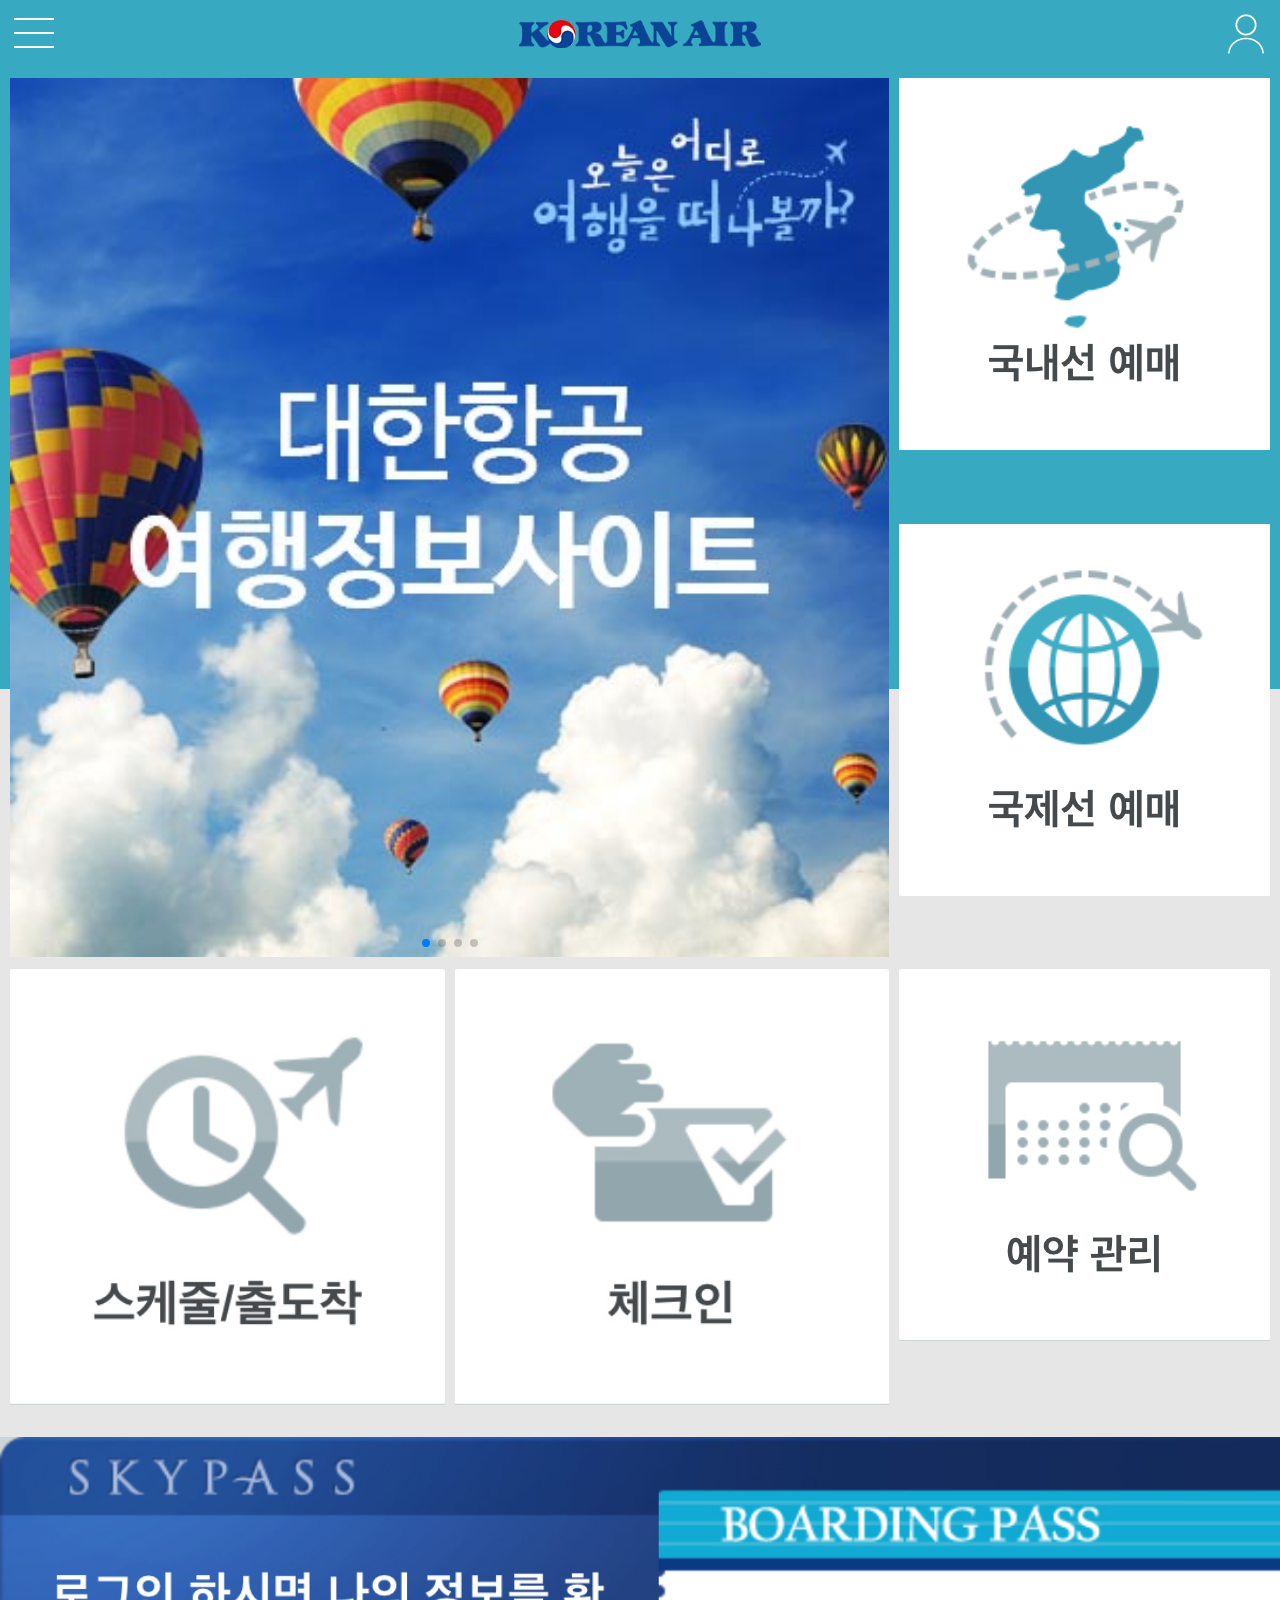
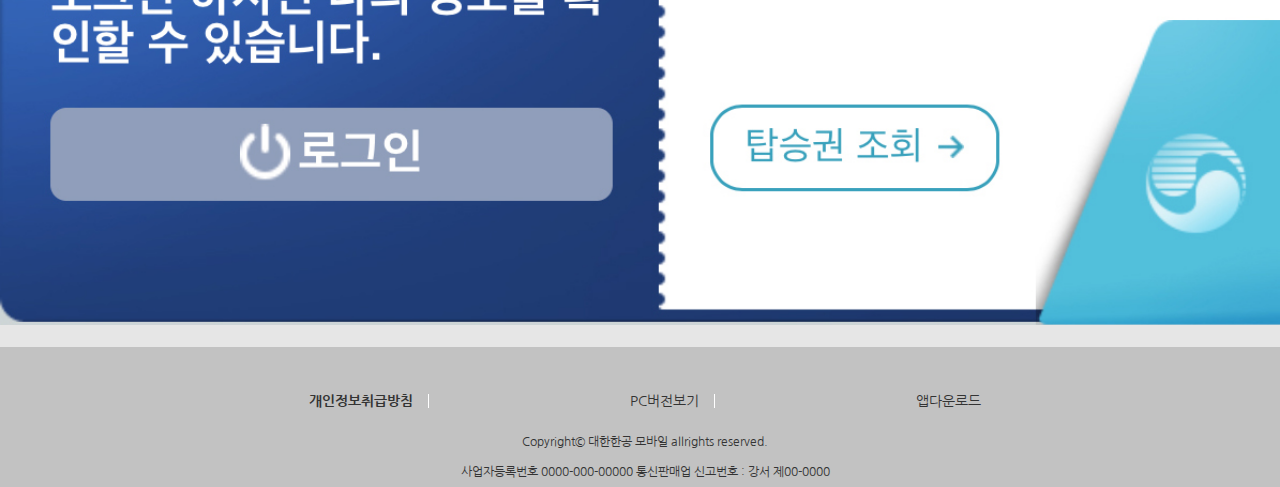
<file: index.html>
<!DOCTYPE html>
<html lang="ko">
<head>
  <meta charset="UTF-8">
  <meta name="viewport" content="width=device-width, initial-scale=1.0">
  <title>대한항공 모바일 웹/앱</title>
  <!-- 폰트어썸 CDN -->
  <link rel="stylesheet" href="https://cdnjs.cloudflare.com/ajax/libs/font-awesome/6.7.2/css/all.min.css">

  <!--구글폰트 -->
  <link rel="preconnect" href="https://fonts.googleapis.com">
  <link rel="preconnect" href="https://fonts.gstatic.com" crossorigin>
  <link href="https://fonts.googleapis.com/css2?family=Nanum+Gothic&family=Noto+Sans+KR:wght@100..900&display=swap" rel="stylesheet">

  <!-- 초기화 -->
  <link rel="stylesheet" href="./css/reset.css" type="text/css">

  <!-- 공통서식 -->
  <link rel="stylesheet" href="./css/common.css" type="text/css">

  <!-- 메인서식 -->
  <link rel="stylesheet" href="./css/main.css" type="text/css">

  <!-- 스와이퍼 슬라이드 서식 -->
  <link rel="stylesheet" href="./css/swiper.css" type="text/css">
</head>
<body>
  <!-- <input type="checkbox" id="toggle"> -->

  <!-- 상단헤더영역 -->
  <header>
    <h1>
      <a href="index.html" title="메인페이지 바로가기">
        <img src="./images/txt_logo.png" alt="대한항공">
      </a>
    </h1>
    
    <img src="./images/toggle.png" alt="전체메뉴" id="t_btn"> 

    <a href="login.html" title="로그인 바로가기"><img src="./images/user1.png" alt="로그인" id="login_btn"></a>
  </header>

  <!-- 2단 내비게이션 -->
  <nav id="navi">
    <i class="fas fa-times"></i>
    <ul class="gnb">
      <li>
        <a href="#" title="">메인메뉴1<i class="fas fa-angle-down"></i></a>
        <ul class="sub">
          <li><a href="#" title="">서브메뉴</a></li>
          <li><a href="#" title="">서브메뉴</a></li>
          <li><a href="#" title="">서브메뉴</a></li>
          <li><a href="#" title="">서브메뉴</a></li>
          <li><a href="#" title="">서브메뉴</a></li>
        </ul>
      </li>
      <li><a href="#" title="">메인메뉴2<i class="fas fa-angle-down"></i></a>
        <ul class="sub">
          <li><a href="#" title="">서브메뉴</a></li>
          <li><a href="#" title="">서브메뉴</a></li>
          <li><a href="#" title="">서브메뉴</a></li>
          <li><a href="#" title="">서브메뉴</a></li>
          <li><a href="#" title="">서브메뉴</a></li>
        </ul>
      </li>
      <li><a href="#" title="">메인메뉴3<i class="fas fa-angle-down"></i></a></li>
      <li><a href="#" title="">메인메뉴4<i class="fas fa-angle-down"></i></a></li>
      <li><a href="#" title="">메인메뉴5<i class="fas fa-angle-down"></i></a></li>
      <li><a href="#" title="">메인메뉴6<i class="fas fa-angle-down"></i></a></li>
    </ul>
  </nav>

  <!-- 메인콘텐츠 영역 -->
  <main>
    <section class="grid">
      <h2 class="d_none">컨텐츠</h2>
      <article class="slide">
        <h3 class="d_none">컨텐츠</h3>
        <div class="swiper mslide">
          <!-- 슬라이드 목록 -->
          <div class="swiper-wrapper">
            <div class="swiper-slide">
              <img src="./images/banner01.jpg" alt="슬라이드1">
            </div>
            <div class="swiper-slide">
              <img src="./images/banner02.jpg" alt="슬라이드2">
            </div>
            <div class="swiper-slide">
              <img src="./images/banner03.jpg" alt="슬라이드3">
            </div>
            <div class="swiper-slide">
              <img src="./images/banner04.jpg" alt="슬라이드4">
            </div>
          </div>
          <!-- 컨트롤 버튼 -->
          <div class="swiper-pagination"></div>
        </div>
      </article>
      <article class="item1">
        <h3 class="d_none">컨텐츠</h3>
        <a href="#" title="국내선 예매">
          <img src="./images/m_img01.jpg" alt="국내선 예매">
        </a>
      </article>
      <article class="item2">
        <h3 class="d_none">컨텐츠</h3>
        <a href="#" title="국제선 예매">
          <img src="./images/m_img02.jpg" alt="국제선 예매">
        </a>
      </article>
      <article class="item3">
        <h3 class="d_none">컨텐츠</h3>
        <a href="#" title="스케줄 도착">
          <img src="./images/m_img05.jpg" alt="스케줄 도착">
        </a>
      </article>
      <article class="item4">
        <h3 class="d_none">컨텐츠</h3>
        <a href="#" title="체크인">
          <img src="./images/m_img04.jpg" alt="체크인">
        </a>
      </article>
      <article class="item5">
        <h3 class="d_none">컨텐츠</h3>
        <a href="#" title="예약관리">
          <img src="./images/m_img03.jpg" alt="예약관리">
        </a>
      </article>
    </section>

    <article class="skypass">
      <h3 class="d_none">컨텐츠</h3>
      <a href="#" title="스카이패스">
        <img src="./images/skypass.jpg" alt="스카이패스">
      </a>
    </article>
  </main>

  <!-- 푸터영역 -->
  <footer>
    <nav>
      <ul>
        <li><a href="#" title="개인정보취급방침">개인정보취급방침</a></li>
        <li><a href="#" title="PC버전보기">PC버전보기</a></li>
        <li><a href="#" title="앱다운로드">앱다운로드</a></li>
      </ul>
    </nav>

    <p>Copyright&copy; 대한한공 모바일 allrights reserved.</p>
    <address>
      사업자등록번호 0000-000-00000 통신판매업 신고번호 : 강서 제00-0000
    </address>
  </footer>

  <!-- 스와이퍼 슬라이드 스크립트 -->
  <script src="./script/swiper.js"></script>

  <script>
    //1. 버튼 변수 선언
    const t_btn = document.getElementById('t_btn'); //토글버튼 변수
    const c_btn = document.querySelector('.fa-times'); //닫기버튼 변수
    const navi = document.getElementById('navi'); //내비게이션 
    const mnu = document.querySelectorAll('.gnb > li > a'); //메인메뉴 변수

    //2. 각각 버튼 클릭시 이벤트 동작하기 
    t_btn.addEventListener('click', function(){
      //window.alert('전체버튼 클릭!!!');
      navi.style.left='0px';
    });

    c_btn.addEventListener('click', function(){
      //window.alert('닫기버튼 클릭');
      navi.style.left='-100%';
    });

    //메인메뉴는 하나가 아닌 여러개의 a태그요소이기 때문에 반복문을 통해 이벤트를 각각 실행해야 함
    mnu.forEach(function(item){
      item.addEventListener('click',function(event){
        //window.alert('클릭');
        const sub = item.nextElementSibling; //서브변수
        if(sub && sub.classList.contains('sub')){ //만약에 sub에 클래스 이름 act가 존재한다면
          event.preventDefault(); // a태그요소는 클릭시 새로고침 기능이 있기때문에 새로고침이 안되도록 하는 이벤트 객체와 메소드(preventDefault)를 사용하여 방지한다.
          sub.classList.toggle('act'); //클래스 act 를 제거하거나 삽입한다.
          
          const icon = item.querySelector('.fa-angle-down'); //화살표 아이콘 변수
          if(icon){ //화살표 아이콘 있는 경우
            icon.classList.toggle('rotate'); // rotate서식을 적용하거나 제거한다.
          }
        }
    });
    });

    /* 메인슬라이드 스크립트 */
    var swiper = new Swiper('.mslide',{
      spaceBetween:0,
      centerSlide:true,
      autoplay:{
        delay:3000,
        disableOnInteraction:false
      },
      pagination:{
        el:'.swiper-pagination',
        clickable:true
      }
    });



  </script>
</body>
</html>
</file>
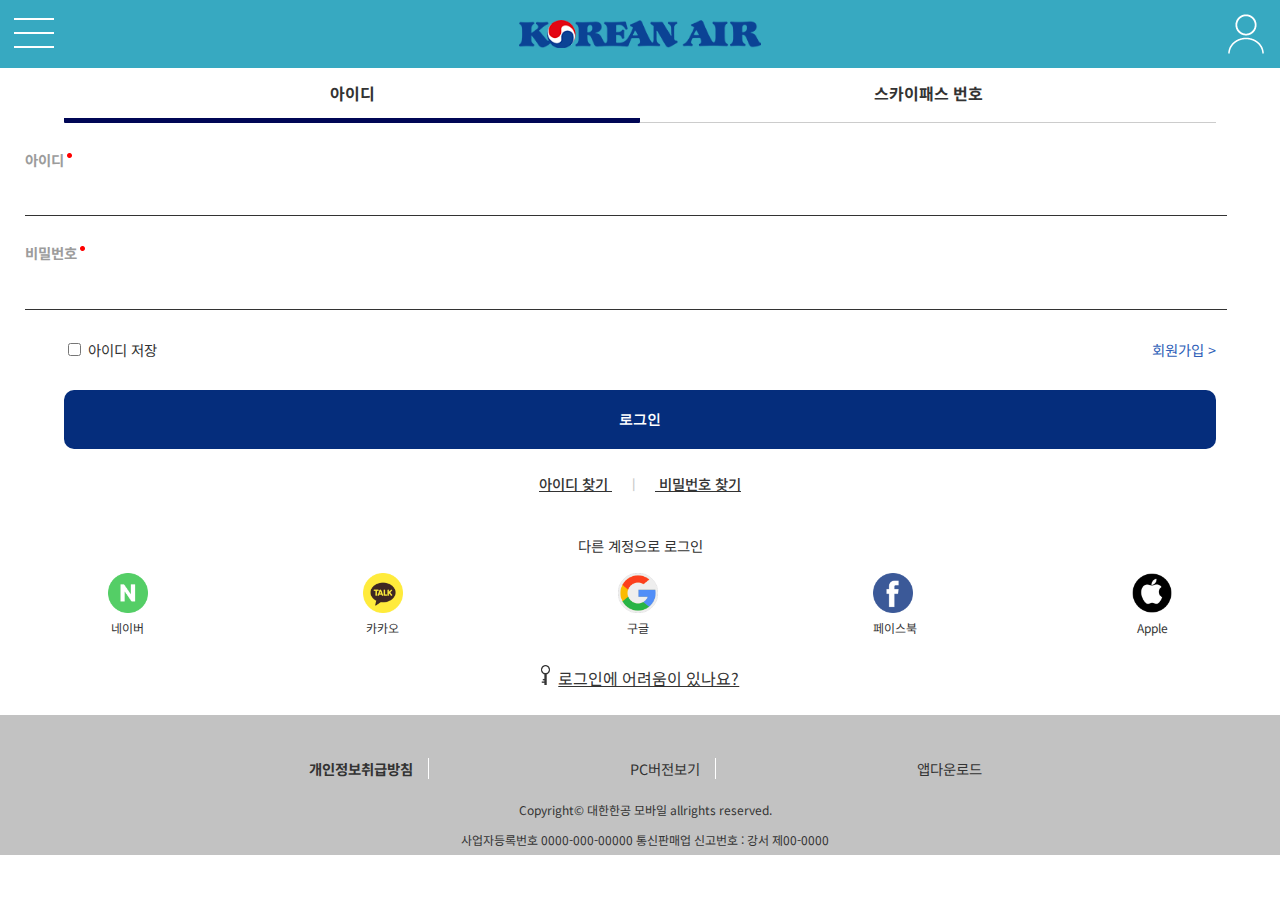
<file: login.html>
<!DOCTYPE html>
<html lang="ko">
<head>
    <meta charset="UTF-8">
    <meta name="viewport" content="width=device-width, initial-scale=1.0">
    <title>login</title>
    <link rel="preconnect" href="https://fonts.googleapis.com">
    <link rel="preconnect" href="https://fonts.gstatic.com" crossorigin>
    <link href="https://fonts.googleapis.com/css2?family=Nanum+Gothic&family=Noto+Sans+KR:wght@100..900&display=swap" rel="stylesheet">
    <link rel="stylesheet" href="./css/reset.css">
    <link rel="stylesheet" href="./css/l_common.css">
    <link rel="stylesheet" href="./css/l_main.css">
</head>
<body>
    <!-- 헤더 영역 -->
    <header>
        <h1>
            <a href="index.html" title="메인페이지 바로가기">
                <img src="./images/txt_logo.png" alt="대한항공">
            </a>
        </h1>
            
            <img src="./images/toggle.png" alt="전체메뉴" id="t_btn"> 
        
            <img src="./images/user1.png" alt="로그인" id="login_btn">
    </header>

    <!-- 메인 영역  -->
    <main>
        <section class="tab_con">
            <article class="tab_menu">
                <div class="tab_id">
                    아이디
                </div>
                <div class="tab_skypass">
                    스카이패스 번호
                </div>
            </article>
        </section>

        <form>
            <div class="form_group">
                <label for="username">아이디</label>
                <img src="./images/reddot.png" alt="필수" class="red_dot">
                <input type="text" id="username">
            </div>

            <div class="form_group">
                <label for="password">비밀번호</label>
                <img src="./images/reddot.png" alt="필수" class="red_dot">
                <input type="password" id="password">
            </div>

            <div class="checkbox">
                <div class="checkbox_group">
                    <input type="checkbox" id="checkbox">
                    <label for="checkbox">아이디 저장</label>
                </div>
                <a href="#" title="회원가입">회원가입 &gt;</a>
            </div>

            <button type="submit" class="login_btn">로그인</button>

            <div class="find">
                <a href="#" title="아이디 찾기">아이디 찾기</a>
                <span>ㅣ</span>
                <a href="#" title="비밀번호 찾기">비밀번호 찾기</a>
            </div>
            
            <p class="sns_login_txt">다른 계정으로 로그인</p>

            <div class="sns_login">
                <ul>
                    <li><a href="#" title="네이버 로그인"><img src="./images/naver_logo.png" alt="네이버 로그인">네이버</a></li>
                    <li><a href="#" title="카카오 로그인"><img src="./images/kakao_logo.png" alt="카카오 로그인">카카오</a></li>
                    <li><a href="#" title="구글 로그인"><img src="./images/google_logo.png" alt="구글 로그인">구글</a></li>
                    <li><a href="#" title="페이스북 로그인"><img src="./images/facebook_logo.png" alt="페이스북 로그인">페이스북</a></li>
                    <li><a href="#" title="Apple 로그인"><img src="./images/apple_logo.png" alt="Apple 로그인">Apple</a></li>
                </ul>
            </div>

            <div class="help">
                <img src="./images/key_icon.png" alt="로그인 도움">
                <a href="#" title="로그인 도움"><p>로그인에 어려움이 있나요?</p></a>
            </div>
        </form>
    </main>
    
    <!-- 푸터 영역 -->
    <footer>
        <nav>
            <ul>
                <li><a href="#" title="개인정보취급방침">개인정보취급방침</a></li>
                <li><a href="#" title="PC버전보기">PC버전보기</a></li>
                <li><a href="#" title="앱다운로드">앱다운로드</a></li>
            </ul>
        </nav>

        <p>Copyright&copy; 대한한공 모바일 allrights reserved.</p>
        <address>
            사업자등록번호 0000-000-00000 통신판매업 신고번호 : 강서 제00-0000
        </address>
    </footer>
</body>
</html>
</file>
<file: css/common.css>
@charset "utf-8";

/* 공통서식 
    글꼴, 글자색, 글자크기, 링크서식, 버튼, 배경색
*/

body{
    font-family: "Nanum Gothic", serif;
    font-weight: 400;
    font-style: normal;
    color:#333333;
    font-size:0.75em; /* 가변단위 */

    background: rgb(55,169,193);
    background: linear-gradient(180deg, rgba(55,169,193,1) 33%, rgba(230,230,230,1) 33%);
}
    
a{
    color:#333333;
    text-decoration: none;
}
/* 헤더서식 */
header{
    height: 68px;
    position: relative;
}
header > h1{
    text-align: center;
}
header > h1 img{
    height: 28px;
    padding-top: 20px;
}

#t_btn, #login_btn{
    position: absolute;
    top: 10px;
}
#t_btn{
    left: 10px;
}
#login_btn{
    right: 10px;
}



/* 메인메뉴를 클릭시 .sub에 적용되는 서식 */
.act{
    display: block !important;
}
/* sub가 보일때 아이콘의 방향을 반대로 회전 */
.rotate{
    transform: rotate(180deg) translate(-15px, -6px) !important;
}

/* 내비게이션 서식 */
#navi{
    width:100%;height:100%;
    position:fixed;
    top:0px;left:-100%; /* 보이게 하는 값 : 0px */
    background-color:rgba(0,0,0,.8);
    z-index:1000;
    transition: 0.5s;
}
.gnb{
    width:70%;height:100%;
    background-color:#ffffff;
    padding-top: 70px;
    box-sizing: border-box; /* 패딩, 마진을 영역에 포함하여 계산 */
}
.gnb li{
    line-height: 50px;
    border-bottom: 1px solid #ccc;
    text-indent: 14px;
}
.gnb a{
    display: block;
}
.gnb > li > a{
    font-size: 1.05rem;
}
.gnb .fa-angle-down{
    float: right;
    font-size: 1.4rem;
    padding: 10px;
    transform: translateY(5px);
}
.sub{
    background-color: #f0efef;
    display: none;
}
.sub li{
    line-height: 40px;
}
.sub a{
    font-size: 0.9rem;
}
.fa-times{ /* 닫기버튼 */
    position:absolute;right:5%;top:5%;
    color:#fff;font-size:36px;
}

/* 푸터서식 */
footer{
    background-color: #c2c2c2;
    padding: 30px 0 0 10px;
}
footer nav{
    line-height: 50px;
}
footer ul{
    display: flex;
    justify-content: space-around;
    width: 70%;
    margin: 0 auto;
}
footer ul li{
    text-align: center;
}
footer ul li:first-child a{
    font-weight: bold;
}
footer ul li a{
    font-size: 0.9rem;
    line-height: 30px;
}
footer ul li a::after{
    position: relative;
    left: 15px;
    content: '';
    border-right: 1px solid #ffffff;
}
footer ul li:last-child a::after{
    display: none;
}
footer p, footer address{
    line-height: 30px;
    text-align: center;
}
</file>
<file: css/main.css>
@charset "utf-8";

/* main.css */
.d_none{
    display: none;
}
.grid{
    display:grid;
    width:100%;
    padding:10px; /* 너비 100%를 초과 */
    box-sizing: border-box; /* 너비값에 패딩, border값을 포함하여 계산하는 속성 */

    grid-gap:10px;      
    grid-template-columns: repeat(3, auto); /* 칸수 지정 */
    grid-template-rows:repeat(3, auto); /* 줄수 지정 */
    grid-template-areas: 
    "slide slide i01"
    "slide slide i02"
    "i03 i04 i05"
    ;
}
.grid img{width:100%;}
.slide{
    /*grid-area:1/1/3/3;*/
    grid-area:slide;
    overflow: hidden;
    position: relative;
}
.item1{grid-area:i01;}
.item2{grid-area:i02;}
.item3{grid-area:i03;}
.item4{grid-area:i04;}
.item5{grid-area:i05;}

.skypass{
    padding: 20px 0;
}
.skypass img{
    width: 100%;
}
</file>
<file: css/l_common.css>
@charset "utf-8";

body{
    font-family: "noto sans kr", sans-serif;
    font-weight: 400;
    font-style: normal;
    color:#333333;
    font-size:0.75em; /* 가변단위 */
}

a{
    color:#333333;
    text-decoration: none;
}
/* 헤더서식 */
header{
    height: 68px;
    position: relative;
    background: rgb(55,169,193);
}
header > h1{
    text-align: center;
}
header > h1 img{
    height: 28px;
    padding-top: 20px;
}

#t_btn, #login_btn{
    position: absolute;
    top: 10px;
}
#t_btn{
    left: 10px;
}
#login_btn{
    right: 10px;
}

/* 푸터영역 */
footer{
    background-color: #c2c2c2;
    padding: 30px 0 0 10px;
}
footer nav{
    line-height: 50px;
}
footer ul{
    display: flex;
    justify-content: space-around;
    width: 70%;
    margin: 0 auto;
}
footer ul li{
    text-align: center;
}
footer ul li:first-child a{
    font-weight: bold;
}
footer ul li a{
    font-size: 0.9rem;
    line-height: 30px;
}
footer ul li a::after{
    position: relative;
    left: 15px;
    content: '';
    border-right: 1px solid #ffffff;
}
footer ul li:last-child a::after{
    display: none;
}
footer p, footer address{
    line-height: 30px;
    text-align: center;
}
</file>
<file: css/l_main.css>
@charset "utf-8";

main{
    width: 100%;
    height: 100%;
}
.tab_con{
    width: 100%;
}
.tab_menu{
    display: flex;
    width: 90%;
    margin: 0 auto;
}
.tab_id{
    width: 50%;
    border-bottom: 5px solid #000655;
    border-radius: 1px;
    text-align: center;
    font-size: 1rem;
    font-weight: bold;
    line-height: 50px;
    cursor: pointer;
}
.tab_skypass{
    width: 50%;
    border-bottom: 1px solid #cccccc;
    text-align: center;
    font-size: 1rem;
    font-weight: bold;
    line-height: 50px;
    cursor: pointer;
}
.form_group{
    position: relative;
    margin-top: 30px;
    margin-left: 25px;
    font-size: 0.9rem;
    font-weight: bold;
    color: #9c9c9c;
}
#username, #password{
    display: block;
    margin-top: 10px;
}
.red_dot{
    position: absolute;
    height: 5px;
    margin-left: 3px;
}
.form_group input{
    border: none;
    outline: none; 
    border-bottom: 1px solid #333;
    padding: 10px 5px; 
    font-size: 16px;
    width:95%;
}
.checkbox{
    display: flex;
    justify-content: space-between;
    width: 90%;
    margin: 0 auto;
    line-height: 80px;
    font-size: 0.9rem;
}
.checkbox a{
    color: #305fb8;
}
.login_btn{
    display: block;
    width: 90%;
    margin: 0 auto;
    padding: 20px;
    background-color: #052d7c;
    border-radius: 10px;
    color: white;
    border: none;
    cursor: pointer;
    font-weight: bold;
    font-size: 0.9rem;
}
.login_btn:hover {
    background-color: #476cdd;
}

.find{
    text-align: center;
    line-height: 70px;
    font-size: .9rem;
    text-decoration: underline;
}
.find a{
    font-weight: 500;
}
.find span{
    display: inline-block;
    text-decoration: none;
    margin: 0 15px;
    color: #cccccc;
}
.sns_login_txt{
    text-align: center;
    font-size: .9rem;
    margin-top: 20px;
}

.sns_login{
    width: 100%;
    margin-top: 20px;
}
.sns_login ul{
    display: flex;
    justify-content: space-around;
}
.sns_login ul li{
    text-align: center;
    line-height: 30px;
}
.sns_login img{
    height: 40px;
    display: block;
}

.help{
    text-align: center;
    line-height: 70px; 
}
.help img{
    height: 20px;
    margin-right: 5px;
}
.help p{
    display: inline-block;
    font-size: 1rem;
    text-decoration: underline;
}
</file>
